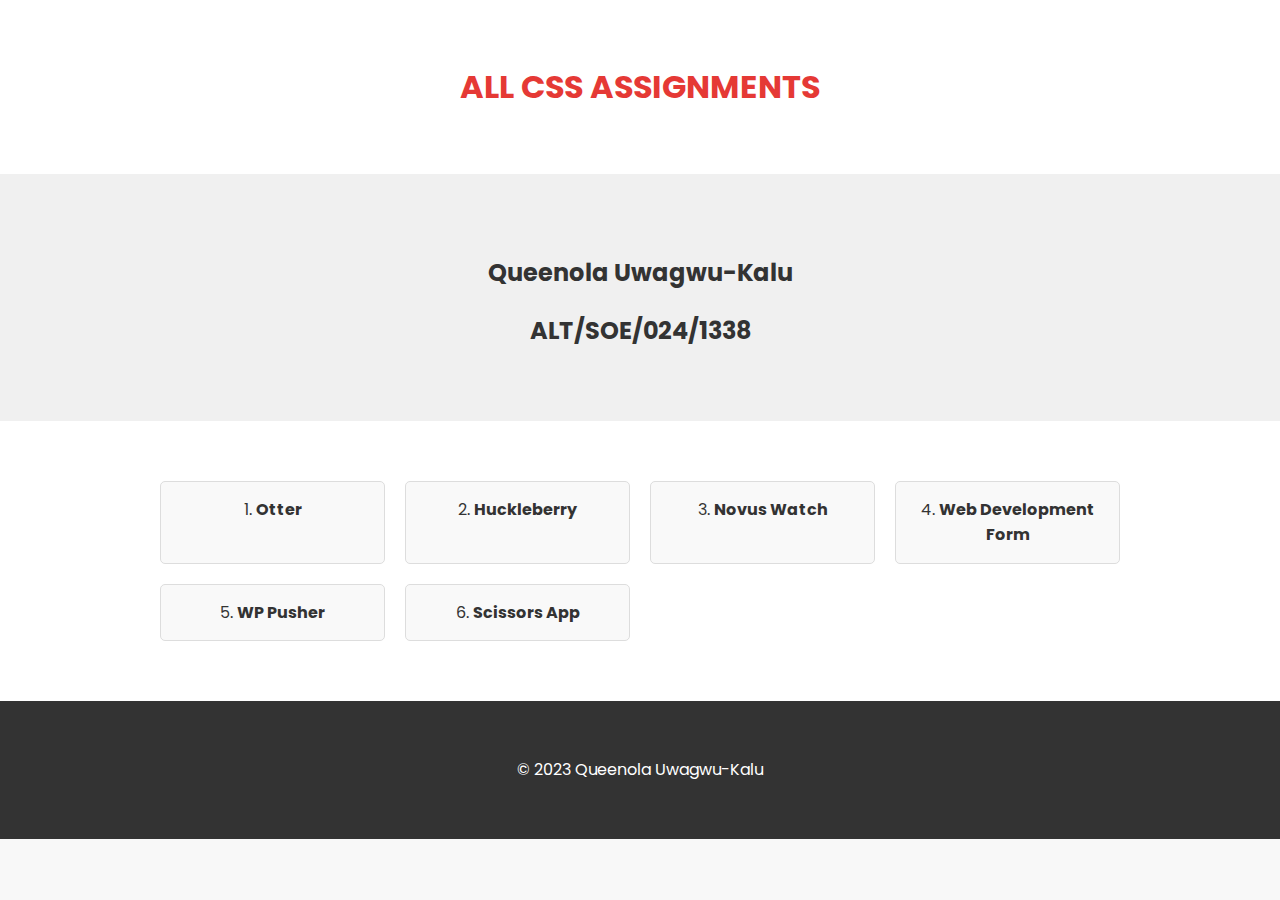
<file: index.html>
<!DOCTYPE html>
<html lang="en">
<head>
    <meta charset="UTF-8">
    <meta name="viewport" content="width=device-width, initial-scale=1.0">
    <title>CSS Assignments</title>
    <link rel="stylesheet" href="./style.css">
</head>
<body>

    <header>
        <div class="container">
            <h1>ALL CSS ASSIGNMENTS</h1>
        </div>
    </header>

    <section class="intro">
        <div class="container">
            <h2>Queenola Uwagwu-Kalu</h2>
            <h2>ALT/SOE/024/1338</h2>
        </div>
    </section>

    <section class="assignments">
        <div class="container">
            <div class="assignment-list">
                <div>1. <a href="#">Otter</a></div>
                <div>2. <a href="#">Huckleberry</a></div>
                <div>3. <a href="#">Novus Watch</a></div>
                <div>4. <a href="#">Web Development Form</a></div>
                <div>5. <a href="#">WP Pusher</a></div>
                <div>6. <a href="#">Scissors App</a></div>
            </div>
        </div>
    </section>

    <footer>
        <div class="container">
            <p>&copy; 2023 Queenola Uwagwu-Kalu</p>
        </div>
    </footer>

</body>
</html>
</file>
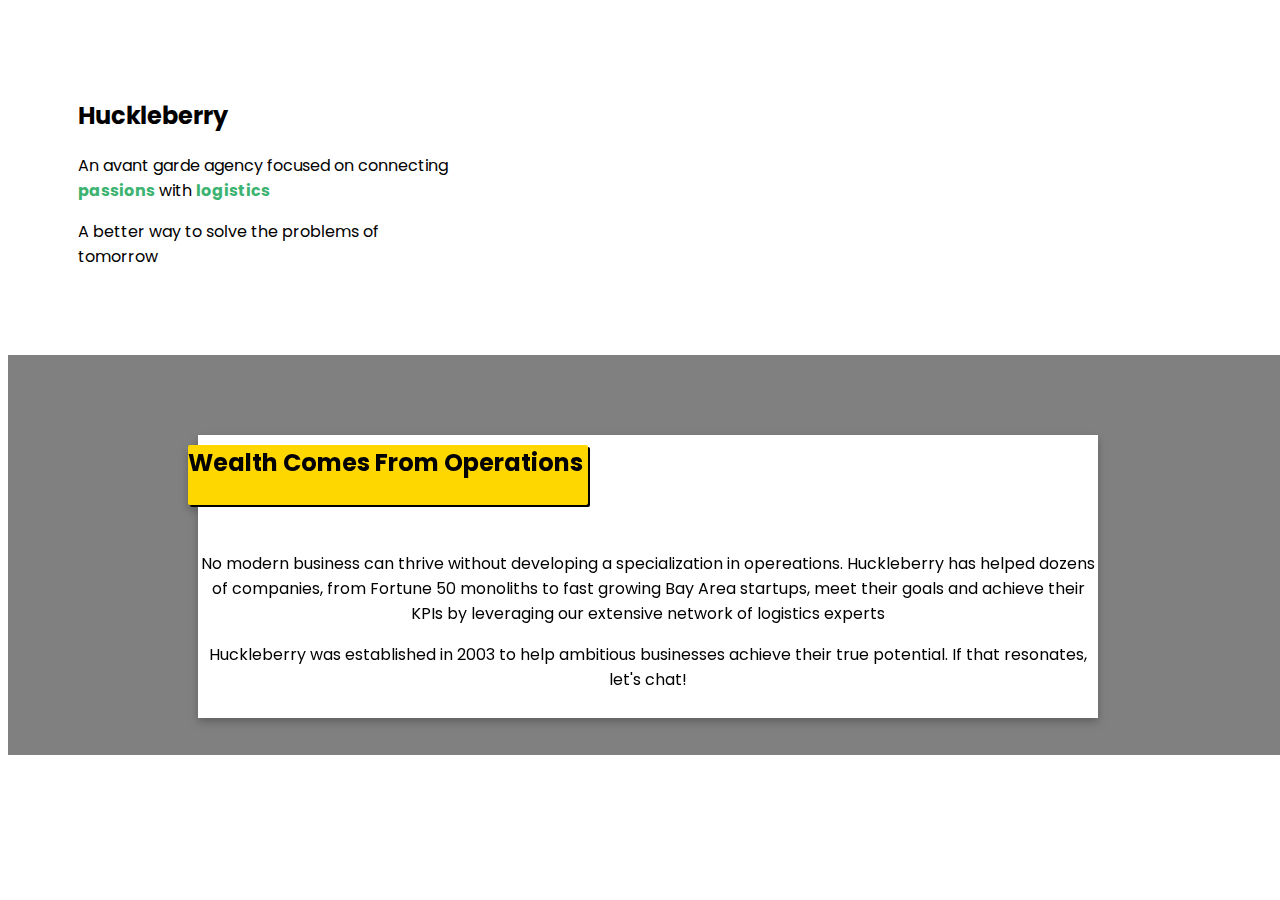
<file: Huckleberry/index.html>
<!DOCTYPE html>
<html lang="en">
  <head>
    <meta charset="UTF-8" />
    <meta name="viewport" content="width=device-width, initial-scale=1.0" />
    <title>Document</title>
    <link rel="stylesheet" href="./style.css" />
  </head>
  <body>
    <div class="top">
      <div class="top-content">
        <h2>Huckleberry</h2>
        <p>
          An avant garde agency focused on connecting<br>
          <b class="bold">passions</b> with
          <b class="bold">logistics</b>
        </p>

        <p>A better way to solve the problems of <br>tomorrow</p>
      </div>
    </div>
    <div class="bottom">
      <div class="bottom-body">
      <div class="header">
        <h2>Wealth Comes From Operations</h2>
      </div>

      <div class="bottom-content">
        <p class="bcontent">
          No modern business can thrive without developing a specialization in
          opereations. Huckleberry has helped dozens of companies, from Fortune
          50 monoliths to fast growing Bay Area startups, meet their goals and
          achieve their KPIs by leveraging our extensive network of logistics
          experts
        </p>

        <p>
          Huckleberry was established in 2003 to help ambitious businesses
          achieve their true potential. If that resonates, let's chat!
        </p>
      </div>
    </div>
  </div>
  </body>
</html>
</file>
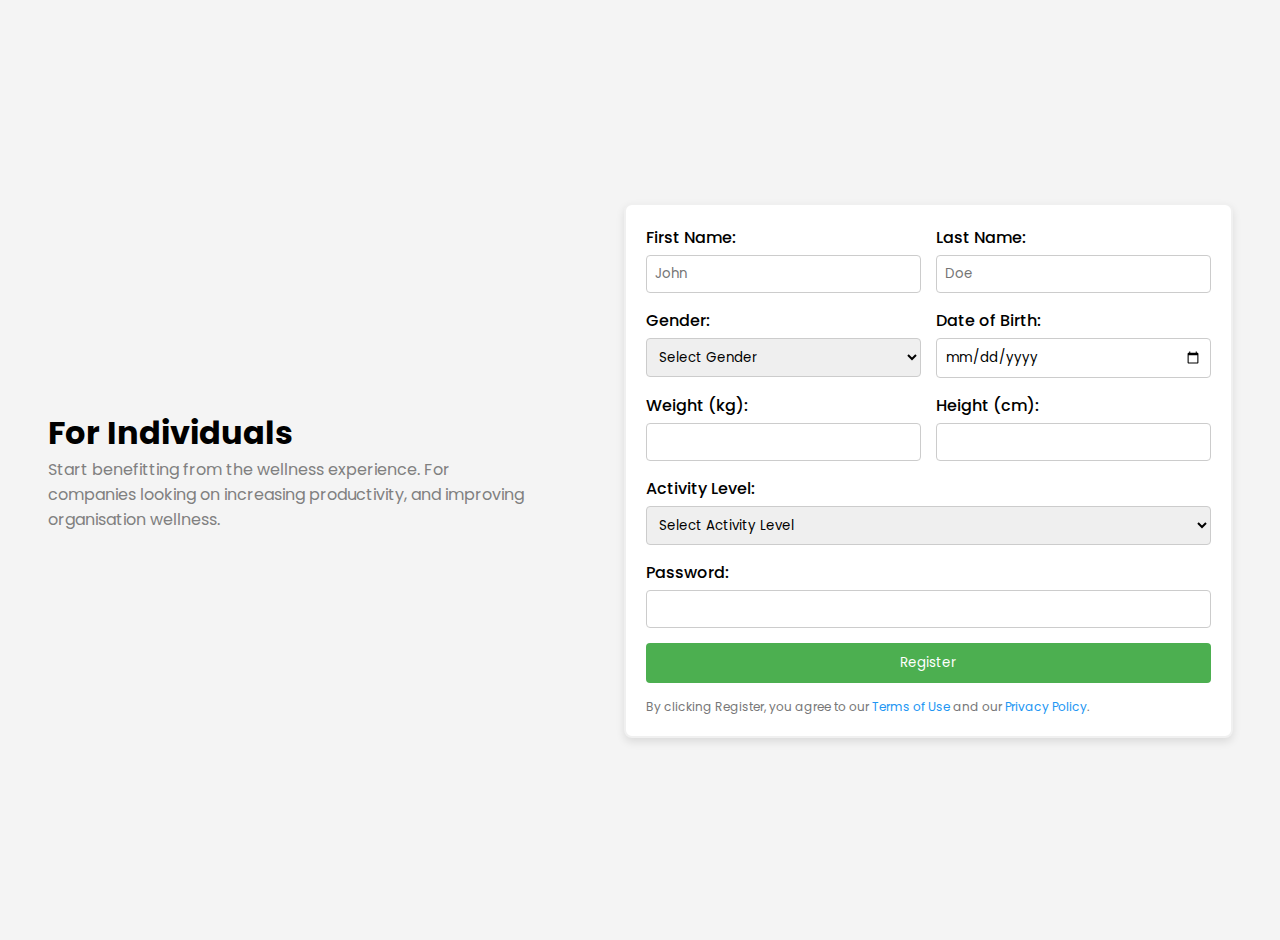
<file: Web Development Training/index.html>
<!DOCTYPE html>
<html lang="en">
  <head>
    <meta charset="UTF-8" />
    <meta name="viewport" content="width=device-width, initial-scale=1.0" />
    <title>Document</title>
    <link rel="stylesheet" href="./style.css" />
  </head>
  <body>
    <div class="container">
    <div class="left-side">

      <h1>For Individuals</h1>
      <p>
        Start benefitting from the wellness experience. For<br> companies looking on
        increasing productivity, and improving<br> organisation wellness.
      </p>
    </div>

    <div class="right-side">
    <form>
        <div class="input-flex">
        <div class="form-group">
            <label for="firstName">First Name:</label>
            <input type="text" id="firstName" name="firstName" placeholder="John" required>
        </div>

        <div class="form-group">
            <label for="lastName">Last Name:</label>
            <input type="text" id="lastName" name="lastName" placeholder="Doe" required>
        </div>
    </div>

        <div class="input-flex">
       <div class="form-group">
            <label for="gender">Gender:</label>
            <select id="gender" name="gender">
                <option value="">Select Gender</option>
                <option value="male">Male</option>
                <option value="female">Female</option>
            </select>
        </div>

        
        <div class="form-group">
            <label for="dob">Date of Birth:</label>
            <input type="date" id="dob" name="dob" required>
        </div>
       </div>
         
        <div class="input-flex">
        <div class="form-group">
            <label for="weight">Weight (kg):</label>
            <input type="number" id="weight" name="weight" min="0" step="0.1" required>
        </div>

        <div class="form-group">
            <label for="height">Height (cm):</label>
            <input type="number" id="height" name="height" min="0" step="0.1" required>
        </div>
      </div>

        <div class="form-group">
            <label for="activityLevel">Activity Level:</label>
            <select id="activityLevel" name="activityLevel">
                <option value="">Select Activity Level</option>
                <option value="none">None</option>
                <option value="little">Little</option>
                <option value="active">Active</option>
                <option value="veryActive">Very Active</option>
            </select>
        </div>

        <div class="form-group">
            <label for="password">Password:</label>
            <input type="password" id="password" name="password" required>
        </div>

        <button type="submit">Register</button>
        <div class="terms">
            By clicking Register, you agree to our <a href="#">Terms of Use</a> and our <a href="#">Privacy Policy</a>.
        </div>
    </form>
   </div>
</div>
  </body>
</html>
</file>
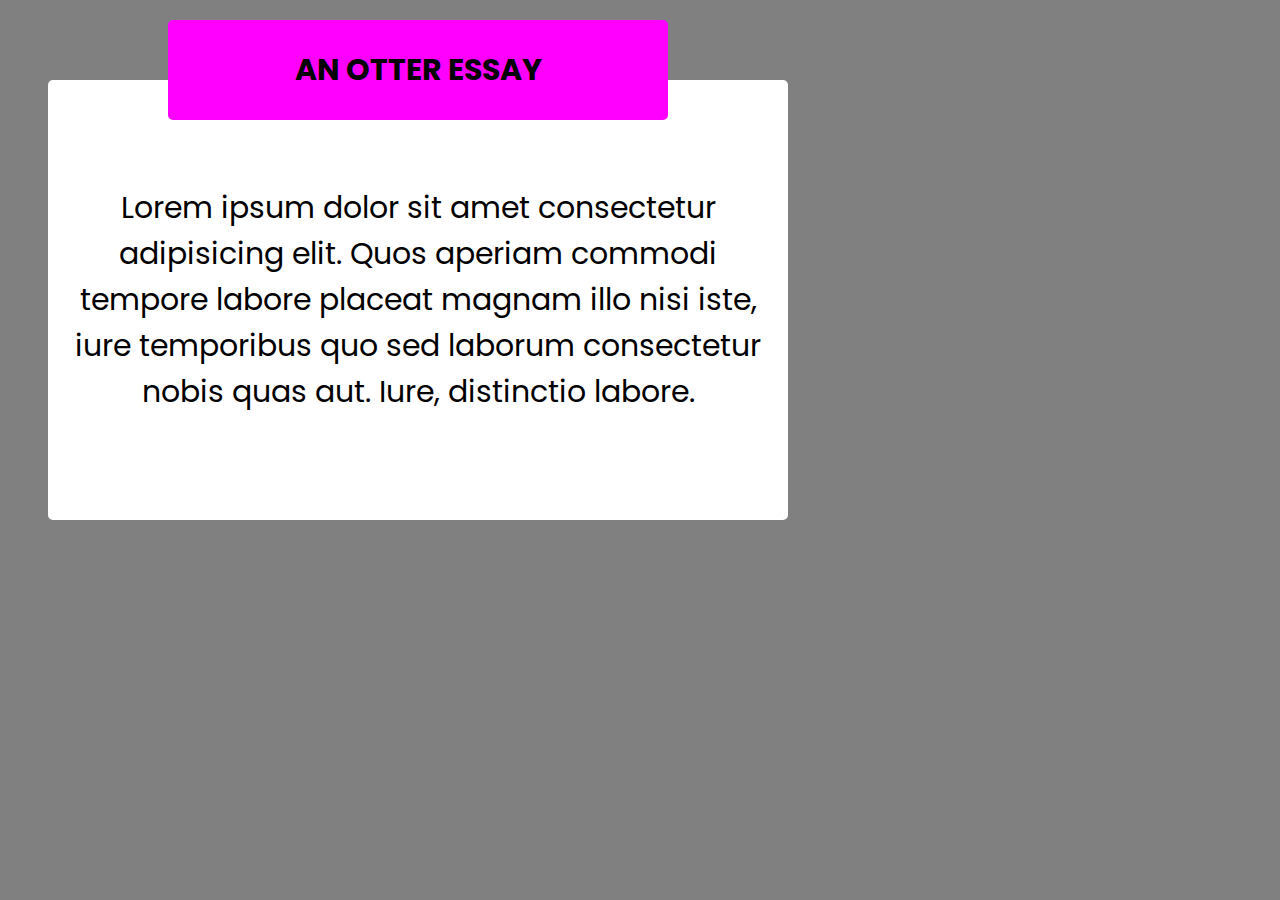
<file: Exercise 1/otter.html>
<!DOCTYPE html>
<html lang="en">
  <head>
    <meta charset="UTF-8" />
    <meta name="viewport" content="width=device-width, initial-scale=1.0" />
    <title>Document</title>
    <link rel="stylesheet" href="./otter.css" />
  </head>
  <body>
    <div class="main">
     
        <h1 class="header">AN OTTER ESSAY</h1>
        <p class="p1">
          Lorem ipsum dolor sit amet consectetur adipisicing elit. Quos aperiam
          commodi tempore labore placeat magnam illo nisi iste, iure temporibus
          quo sed laborum consectetur nobis quas aut. Iure, distinctio labore.
        </p>
     
    </div>
  </body>
</html>
</file>
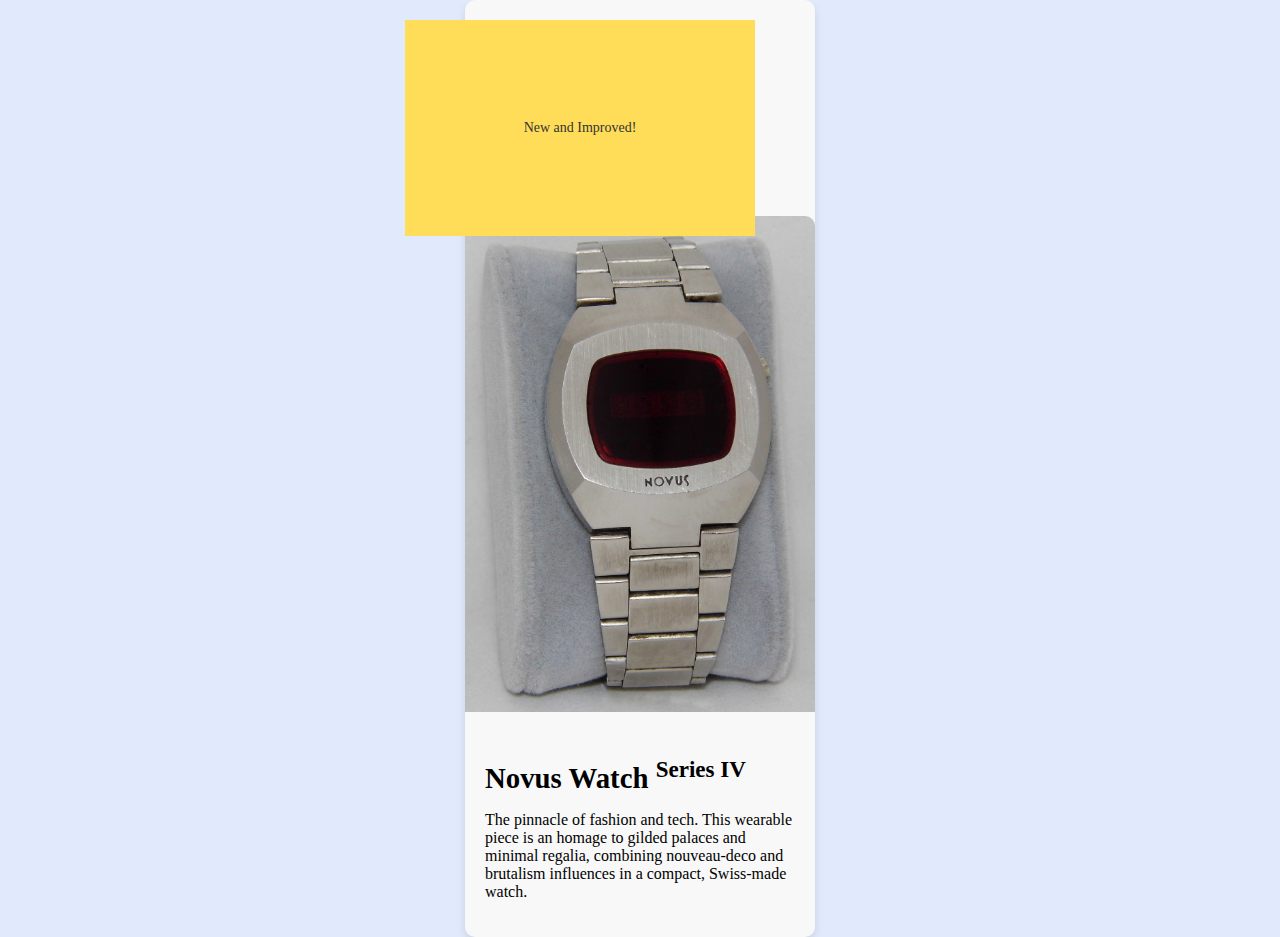
<file: Novus Watch IV/novus.html>
<!DOCTYPE html>
<html lang="en">
  <head>
    <meta charset="UTF-8" />
    <meta name="viewport" content="width=device-width, initial-scale=1.0" />
    <title>Novus Watch Ad</title>
    <link rel="stylesheet" href="./novus.css" />
  </head>
  <body>
    <div class="container">
      <div class="card">
        <div class="ribbon">New and Improved!</div>
        <img src="./Novus Watch.jpg" alt="Novus Watch" />
        <div class="text-content">
          <h2>Novus Watch <span class="series">Series IV</span></h2>
          <p>
            The pinnacle of fashion and tech. This wearable piece is an homage
            to gilded palaces and minimal regalia, combining nouveau-deco and
            brutalism influences in a compact, Swiss-made watch.
          </p>
        </div>
      </div>
    </div>
  </body>
</html>
</file>
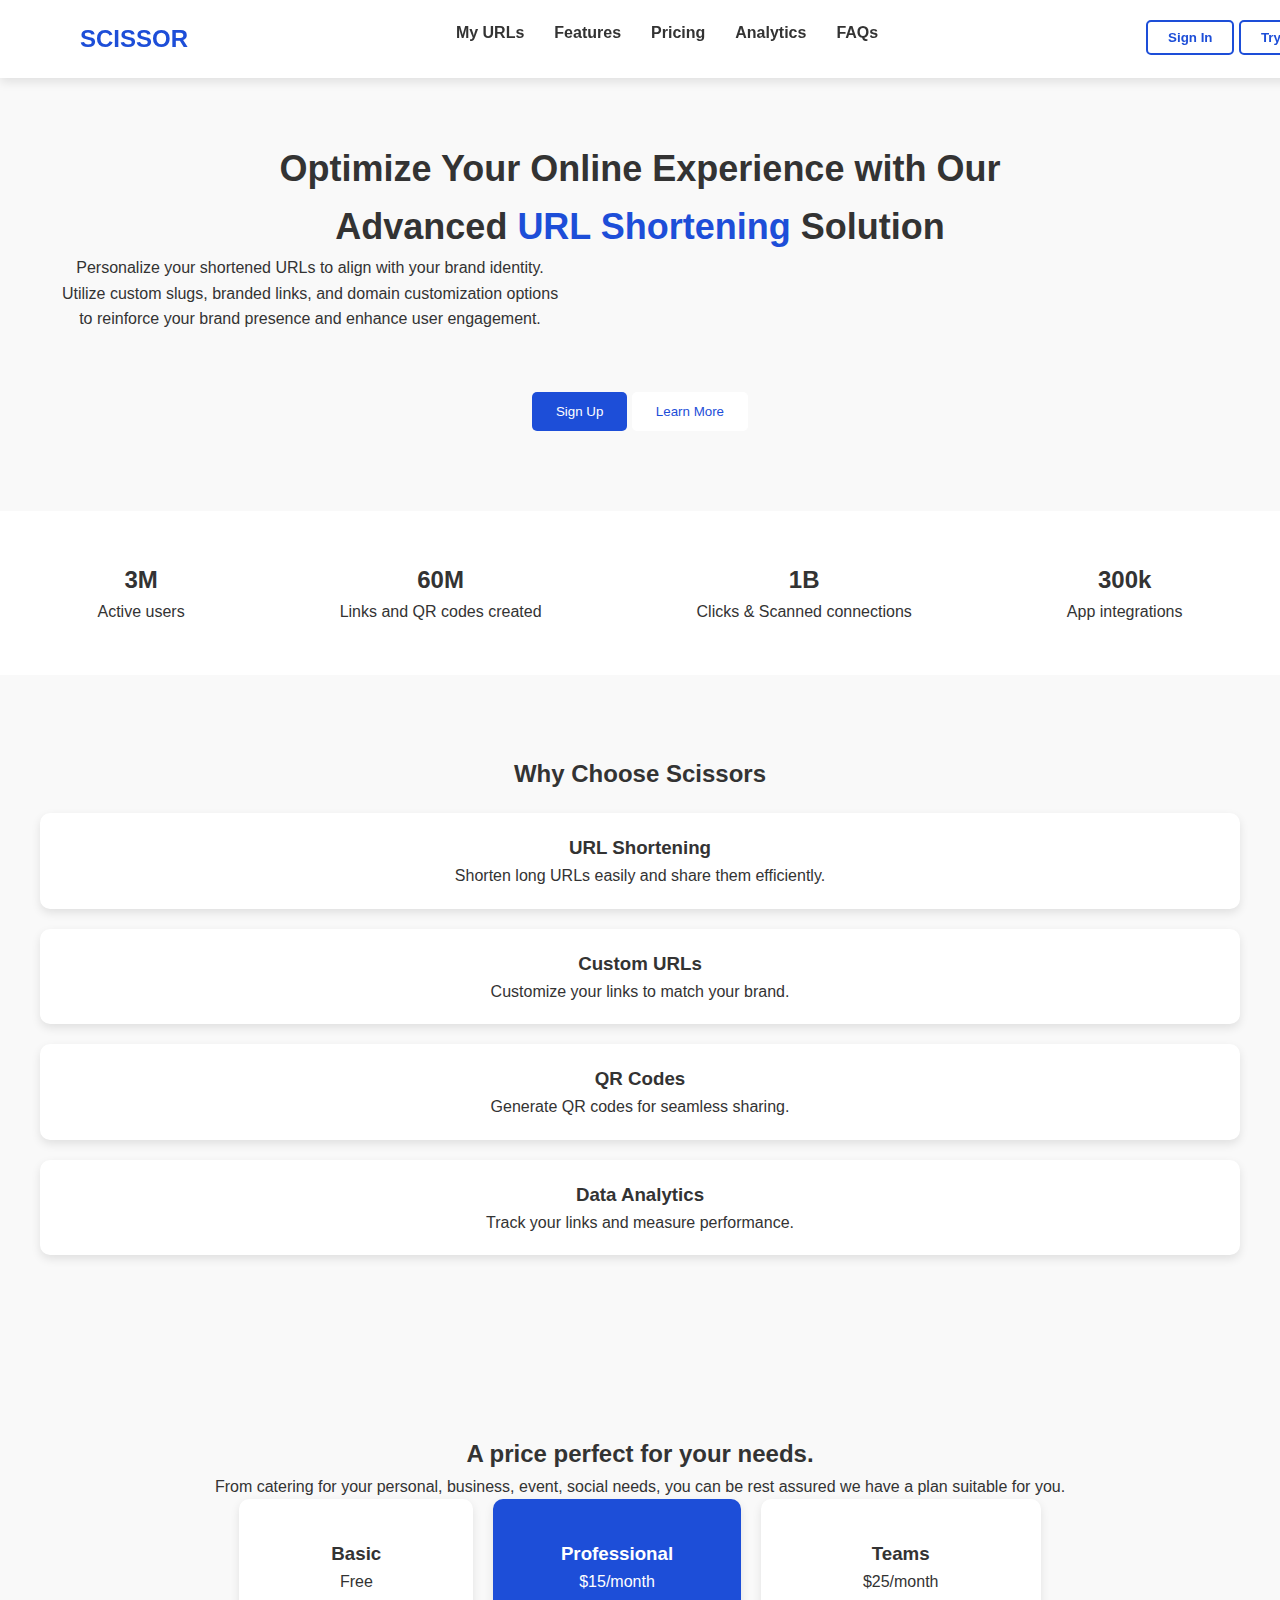
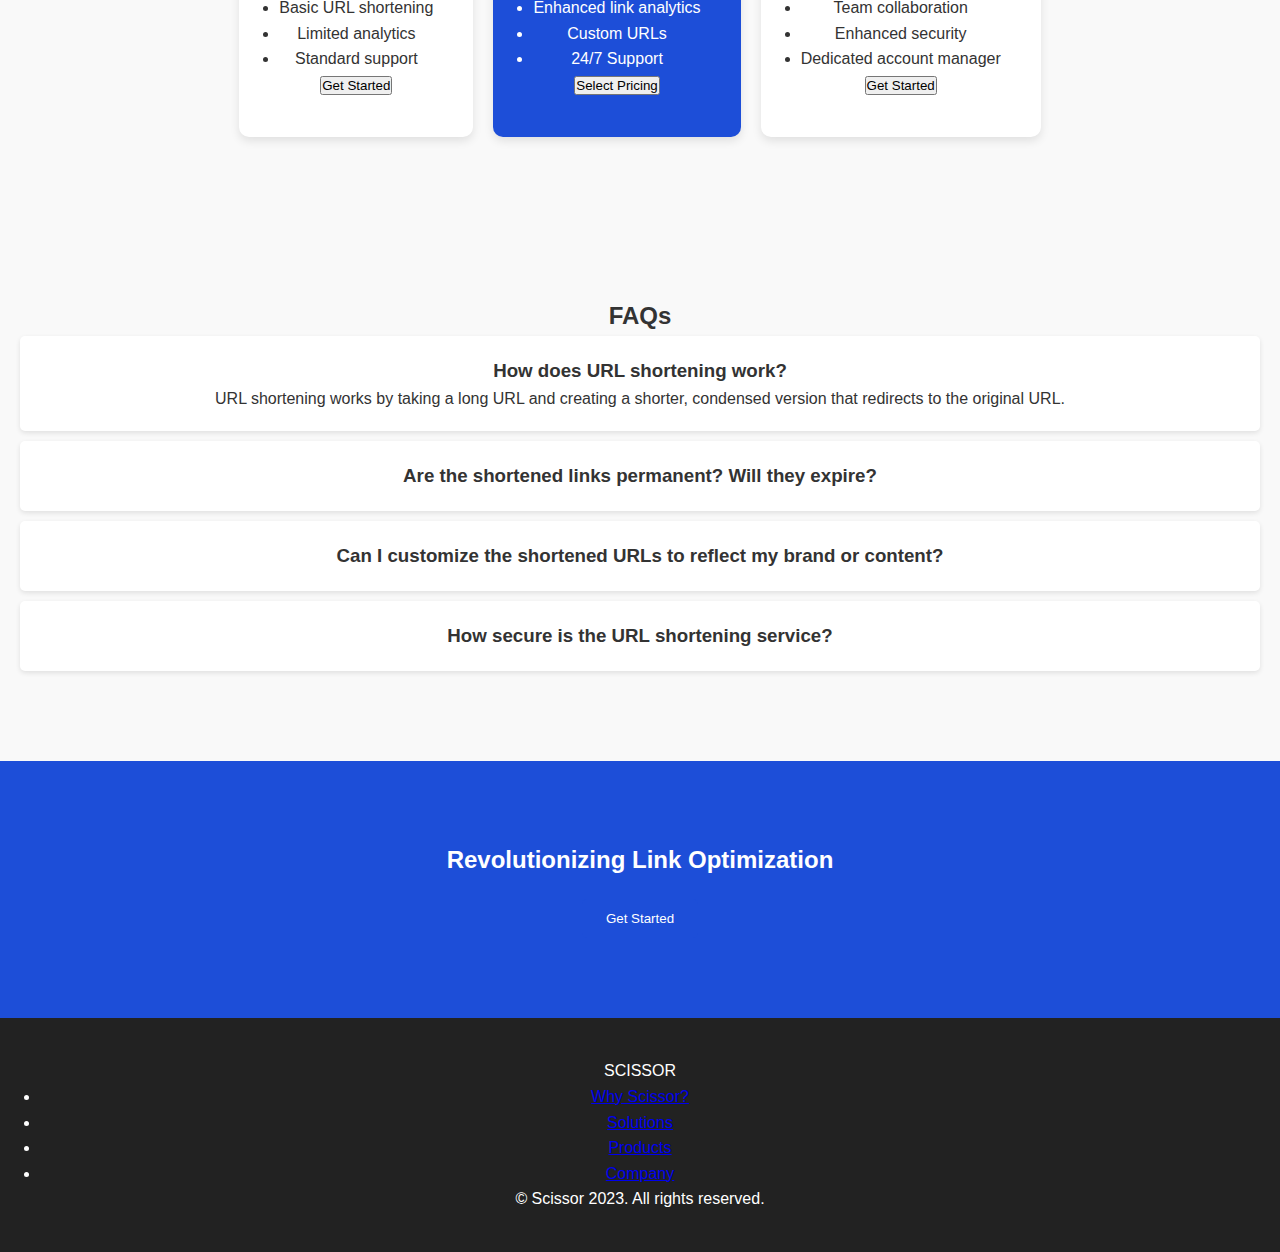
<file: Scissors 2/scissors.html>
<!DOCTYPE html>
<html lang="en">
  <head>
    <meta charset="UTF-8" />
    <meta name="viewport" content="width=device-width, initial-scale=1.0" />
    <title>Scissor - URL Shortening</title>
    <link rel="stylesheet" href="./scissors.css" />
  </head>
  <body>
    <header>
      <nav>
        <div class="logo">SCISSOR</div>
        <div class="navlist">
          <ul>
            <li><a href="#">My URLs</a></li>
            <li><a href="#">Features</a></li>
            <li><a href="#">Pricing</a></li>
            <li><a href="#">Analytics</a></li>
            <li><a href="#">FAQs</a></li>
          </ul>
        </div>
        <div class="nav-buttons">
          <button class="sign-in">Sign In</button>
          <button class="sign-in">Try For Free</button>
        </div>
      </nav>
    </header>

    <section class="hero">
        <div class="hero-top">
        <div class="hero-head">
      <h1>Optimize Your Online Experience with Our</h1>
      <h1>Advanced <span class="highlight">URL Shortening</span> Solution</h1>
        </div>
        <div class="hero-body">
        <p>
        Personalize your shortened URLs to align with your brand identity.
        Utilize custom slugs, branded links, and domain customization options to
        reinforce your brand presence and enhance user engagement.
      </p>
      </div>
      </div>
       <div class="hero-button">
      <button class="btn-primary">Sign Up</button>
      <button class="btn-secondary">Learn More</button>
       </div>
    </section>

    <section class="stats">
      <div class="stat">
        <h3>3M</h3>
        <p>Active users</p>
      </div>
      <div class="stat">
        <h3>60M</h3>
        <p>Links and QR codes created</p>
      </div>
      <div class="stat">
        <h3>1B</h3>
        <p>Clicks & Scanned connections</p>
      </div>
      <div class="stat">
        <h3>300k</h3>
        <p>App integrations</p>
      </div>
    </section>

    <section class="features">
      <h2>Why Choose <span class="highlight">Scissors</span></h2>
      <div class="feature-box">
        <h3>URL Shortening</h3>
        <p>Shorten long URLs easily and share them efficiently.</p>
      </div>
      <div class="feature-box">
        <h3>Custom URLs</h3>
        <p>Customize your links to match your brand.</p>
      </div>
      <div class="feature-box">
        <h3>QR Codes</h3>
        <p>Generate QR codes for seamless sharing.</p>
      </div>
      <div class="feature-box">
        <h3>Data Analytics</h3>
        <p>Track your links and measure performance.</p>
      </div>
    </section>

    <section class="pricing">
      <h2>A price perfect for your needs.</h2>
      <p>
        From catering for your personal, business, event, social needs, you can
        be rest assured we have a plan suitable for you.
      </p>
      <div class="pricing-table">
        <div class="plan">
          <h3>Basic</h3>
          <p>Free</p>
          <ul>
            <li>Basic URL shortening</li>
            <li>Limited analytics</li>
            <li>Standard support</li>
          </ul>
          <button>Get Started</button>
        </div>
        <div class="plan professional">
          <h3>Professional</h3>
          <p>$15/month</p>
          <ul>
            <li>Enhanced link analytics</li>
            <li>Custom URLs</li>
            <li>24/7 Support</li>
          </ul>
          <button>Select Pricing</button>
        </div>
        <div class="plan">
          <h3>Teams</h3>
          <p>$25/month</p>
          <ul>
            <li>Team collaboration</li>
            <li>Enhanced security</li>
            <li>Dedicated account manager</li>
          </ul>
          <button>Get Started</button>
        </div>
      </div>
    </section>

    <section class="faqs">
      <h2>FAQs</h2>
      <div class="faq-item">
        <h3>How does URL shortening work?</h3>
        <p>
          URL shortening works by taking a long URL and creating a shorter,
          condensed version that redirects to the original URL.
        </p>
      </div>
      <div class="faq-item">
        <h3>Are the shortened links permanent? Will they expire?</h3>
      </div>
      <div class="faq-item">
        <h3>
          Can I customize the shortened URLs to reflect my brand or content?
        </h3>
      </div>
      <div class="faq-item">
        <h3>How secure is the URL shortening service?</h3>
      </div>
    </section>

    <section class="cta">
      <h2>Revolutionizing Link Optimization</h2>
      <button class="btn-primary">Get Started</button>
    </section>

    <footer>
      <div class="footer-content">
        <div class="footer-logo">SCISSOR</div>
        <div class="footer-links">
          <ul>
            <li><a href="#">Why Scissor?</a></li>
            <li><a href="#">Solutions</a></li>
            <li><a href="#">Products</a></li>
            <li><a href="#">Company</a></li>
          </ul>
        </div>
        <p>&copy; Scissor 2023. All rights reserved.</p>
      </div>
    </footer>
  </body>
</html>
</file>
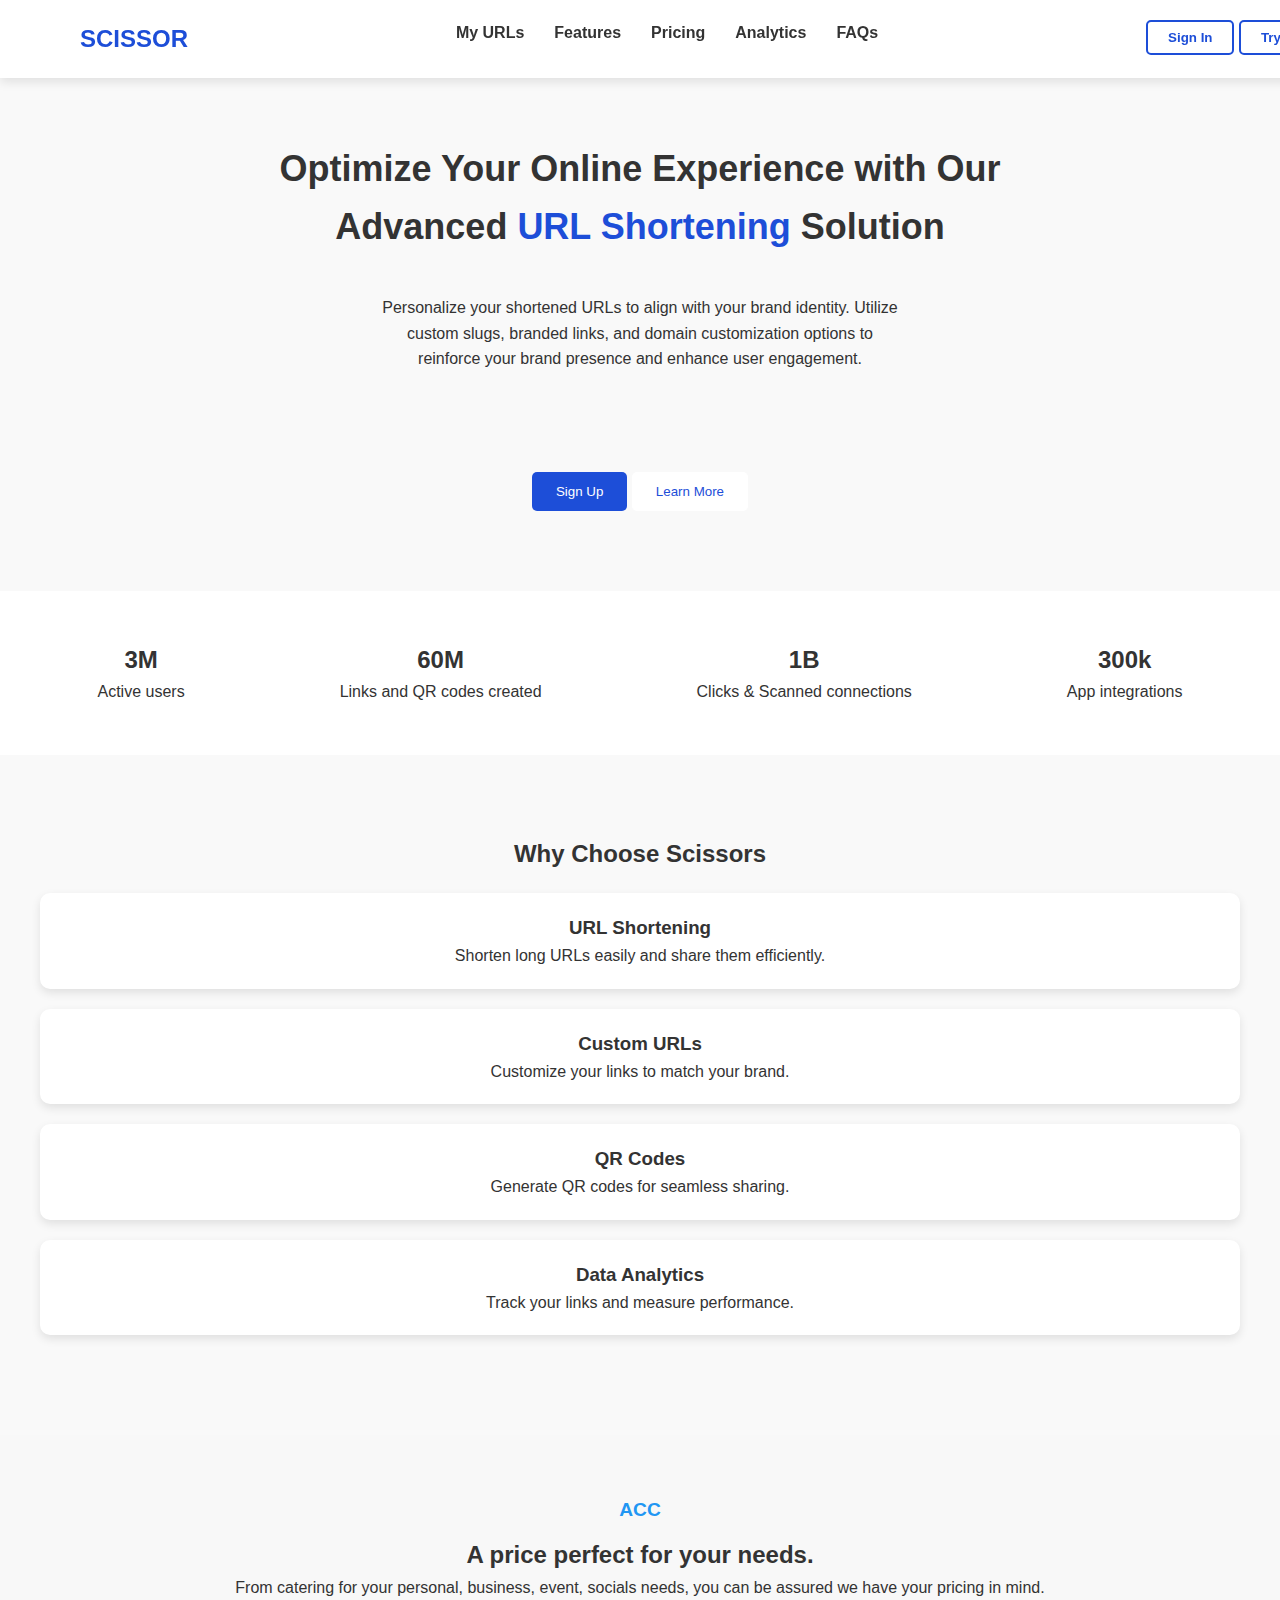
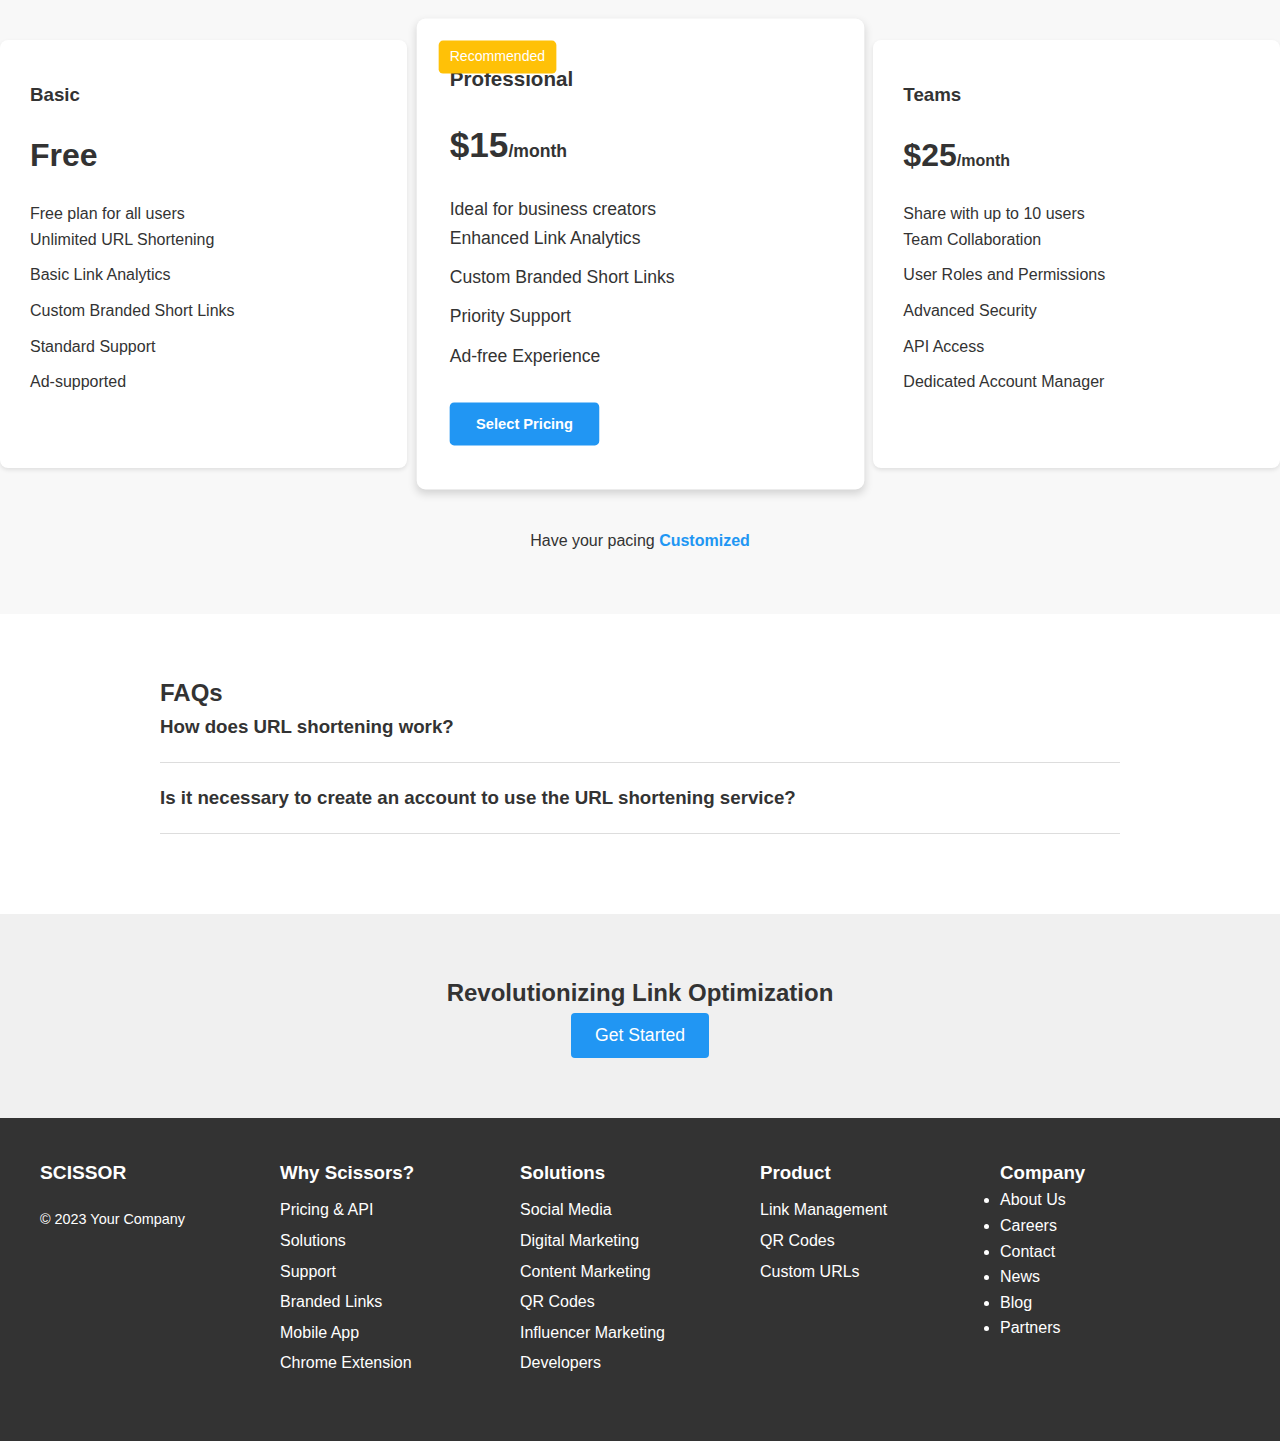
<file: Scissors App/scissors.html>
<!DOCTYPE html>
<html lang="en">
<head>
    <meta charset="UTF-8">
    <meta name="viewport" content="width=device-width, initial-scale=1.0">
    <title>Scissors | URL Shortener</title>
    <link rel="stylesheet" href="./scissors.css">
</head>
<body>
    <header>
        <nav>
          <div class="logo">SCISSOR</div>
          <div class="navlist">
            <ul>
              <li><a href="#">My URLs</a></li>
              <li><a href="#">Features</a></li>
              <li><a href="#">Pricing</a></li>
              <li><a href="#">Analytics</a></li>
              <li><a href="#">FAQs</a></li>
            </ul>
          </div>
          <div class="nav-buttons">
            <button class="sign-in">Sign In</button>
            <button class="sign-in">Try For Free</button>
          </div>
        </nav>
      </header>
  
      <section class="hero">
          <div class="hero-top">
          <div class="hero-head">
        <h1>Optimize Your Online Experience with Our</h1>
        <h1>Advanced <span class="highlight">URL Shortening</span> Solution</h1>
          </div>
          <div class="hero-body">
          <p>
          Personalize your shortened URLs to align with your brand identity.
          Utilize custom slugs, branded links, and domain customization options to
          reinforce your brand presence and enhance user engagement.
        </p>
        </div>
        </div>
         <div class="hero-button">
        <button class="btn-primary">Sign Up</button>
        <button class="btn-secondary">Learn More</button>
         </div>
      </section>
  
      <section class="stats">
        <div class="stat">
          <h3>3M</h3>
          <p>Active users</p>
        </div>
        <div class="stat">
          <h3>60M</h3>
          <p>Links and QR codes created</p>
        </div>
        <div class="stat">
          <h3>1B</h3>
          <p>Clicks & Scanned connections</p>
        </div>
        <div class="stat">
          <h3>300k</h3>
          <p>App integrations</p>
        </div>
      </section>
  
      <section class="features">
        <h2>Why Choose <span class="highlight">Scissors</span></h2>
        <div class="feature-box">
          <h3>URL Shortening</h3>
          <p>Shorten long URLs easily and share them efficiently.</p>
        </div>
        <div class="feature-box">
          <h3>Custom URLs</h3>
          <p>Customize your links to match your brand.</p>
        </div>
        <div class="feature-box">
          <h3>QR Codes</h3>
          <p>Generate QR codes for seamless sharing.</p>
        </div>
        <div class="feature-box">
          <h3>Data Analytics</h3>
          <p>Track your links and measure performance.</p>
        </div>
      </section>
    
    <section class="pricing">
        <div class="pricing-container">
            <div class="pricing-header">
                <div class="pricing-label">ACC</div>
                <h2>A price perfect for your needs.</h2>
                <p>From catering for your personal, business, event, socials needs, you can be assured we have your pricing in mind.</p>
            </div>
    
            <div class="pricing-cards">
                <div class="pricing-card">
                    <h3>Basic</h3>
                    <div class="price">Free</div>
                    <p>Free plan for all users</p>
                    <ul>
                        <li>Unlimited URL Shortening</li>
                        <li>Basic Link Analytics</li>
                        <li>Custom Branded Short Links</li>
                        <li>Standard Support</li>
                        <li>Ad-supported</li>
                    </ul>
                </div>
    
                <div class="pricing-card featured">
                    <div class="recommended">Recommended</div>
                    <h3>Professional</h3>
                    <div class="price">$15<span>/month</span></div>
                    <p>Ideal for business creators</p>
                    <ul>
                        <li>Enhanced Link Analytics</li>
                        <li>Custom Branded Short Links</li>
                        <li>Priority Support</li>
                        <li>Ad-free Experience</li>
                    </ul>
                    <button class="select-pricing">Select Pricing</button>
                </div>
    
                <div class="pricing-card">
                    <h3>Teams</h3>
                    <div class="price">$25<span>/month</span></div>
                    <p>Share with up to 10 users</p>
                    <ul>
                        <li>Team Collaboration</li>
                        <li>User Roles and Permissions</li>
                        <li>Advanced Security</li>
                        <li>API Access</li>
                        <li>Dedicated Account Manager</li>
                    </ul>
                </div>
            </div>
    
            <div class="customize-pricing">
                <p>Have your pacing <span class="customize-label">Customized</span></p>
            </div>
        </div>
    </section>
    
    <section class="faqs">
        <div class="faq-container">
            <h2>FAQs</h2>
            <div class="faq-list">
                <div class="faq">
                    <h3>How does URL shortening work?</h3>
                    <p>URL shortening works by taking a long URL and creating a shorter, condensed version that redirects to the original URL. When a user clicks on the shortened link, they are redirected to the intended destination.</p>
                </div>
                <div class="faq">
                    <h3>Is it necessary to create an account to use the URL shortening service?</h3>
                    <p>It depends on the service. Some services allow you to shorten URLs without creating an account, while others may require you to sign up for added features such as custom short links, branded links, statistics, and more.</p>
                </div>
                </div>
        </div>
    </section>
    
    <section class="link-optimization">
        <div class="link-container">
            <h2>Revolutionizing Link Optimization</h2>
            <button class="get-started">Get Started</button>
        </div>
    </section>
    
    <footer>
        <div class="footer-container">
            <div class="footer-left">
                <div class="footer-logo">SCISSOR</div>
                <div class="footer-social">
                    </div>
                <p class="footer-copyright">&copy; 2023 Your Company</p>
            </div>
            <div class="footer-middle">
                <h3>Why Scissors?</h3>
                <ul>
                    <li>Pricing & API</li>
                    <li>Solutions</li>
                    <li>Support</li>
                    <li>Branded Links</li>
                    <li>Mobile App</li>
                    <li>Chrome Extension</li>
                </ul>
            </div>
            <div class="footer-middle">
                <h3>Solutions</h3>
                <ul>
                    <li>Social Media</li>
                    <li>Digital Marketing</li>
                    <li>Content Marketing</li>
                    <li>QR Codes</li>
                    <li>Influencer Marketing</li>
                    <li>Developers</li>
                </ul>
            </div>
            <div class="footer-middle">
                <h3>Product</h3>
                <ul>
                    <li>Link Management</li>
                    <li>QR Codes</li>
                    <li>Custom URLs</li>
                </ul>
            </div>
            <div class="footer-right">
                <h3>Company</h3>
                <ul>
                    <li>About Us</li>
                    <li>Careers</li>
                    <li>Contact</li>
                    <li>News</li>
                    <li>Blog</li>
                    <li>Partners</li>
                </ul>
            </div>
        </div>
    </footer>  
</body>
</html>
</file>
<file: style.css>
@import url('https://fonts.googleapis.com/css2?family=Poppins:wght@400;700&display=swap'); 

body {
    margin: 0;
    font-family: 'Poppins', sans-serif; 
    line-height: 1.6;
    color: #333;
    background-color: #f8f8f8;
}

.container {
    max-width: 960px;
    margin: 0 auto;
    padding: 20px;
}

header {
    background-color: #fff;
    padding: 20px 0;
    text-align: center;
}

header h1 {
  color: #e53935;
  font-weight: 700; 
}

.intro {
    background-color: #f0f0f0;
    padding: 40px 0;
    text-align: center;
}

.intro h2 {
    margin-bottom: 10px;
}

.assignments {
    padding: 40px 0;
    background-color: #fff;
}

.assignment-list {
    display: grid;
    grid-template-columns: repeat(auto-fit, minmax(200px, 1fr));
    gap: 20px;
}

.assignment-list div {
    padding: 15px;
    border: 1px solid #ddd;
    border-radius: 5px;
    text-align: center;
    background-color: #f9f9f9;
    transition: background-color 0.3s ease;
}

.assignment-list div:hover {
    background-color: #eee;
}

.assignment-list a {
    text-decoration: none;
    color: #333;
    font-weight: 700; 
}

footer {
    background-color: #333;
    color: #fff;
    padding: 20px 0;
    text-align: center;
}
</file>
<file: Huckleberry/style.css>
@import url("https://fonts.googleapis.com/css2?family=Fira+Code:wght@300..700&family=Montserrat:ital,wght@0,100..900;1,100..900&family=Poppins:ital,wght@0,100;0,200;0,300;0,400;0,500;0,600;0,700;0,800;0,900;1,100;1,200;1,300;1,400;1,500;1,600;1,700;1,800;1,900&display=swap");

body {
  font-family: "Poppins" ;
}

.top-content {
  padding: 70px;
  width: 400px;
}

.bottom {
  background-color: grey;
  position: absolute;
 min-width: 100%;
 margin: 0px;
 padding: 0px;
 height: 400px;
}
.header {
  background-color: gold;
  position: relative;
  left: 180px;
  top: 70px;
  width: 400px;
  border-radius: 2px;
  z-index: 1;
  box-shadow: 2px 2px;
  height: 60px;
  align-self: center;
  justify-content: center;
  
}

.bottom-content {
  background-color: white;
  position: relative;
  padding: 100px 0px 10px;
  width: 900px;
  justify-self: center;
  
  
  
}
.bottom-content>p{
  text-align: center;
}
.bottom-body{
    margin:auto;
    filter: drop-shadow(0px 4px 4px rgba(0, 0, 0, 0.25));
   
}
.bold {
  color: mediumseagreen;
}


@media screen (max-width: 1023px) and (min-width: 768px) {
  .bottom {
  width: auto;
  padding: 30px; 
  }
  .header {
    
  }
  .bottom-content {
    
  }

  
  
}

@media screen (max-width:767px) {
  
}
</file>
<file: Web Development Training/style.css>
@import url('https://fonts.googleapis.com/css2?family=Fira+Code:wght@300..700&family=Lato:ital,wght@0,100;0,300;0,400;0,700;0,900;1,100;1,300;1,400;1,700;1,900&family=Montserrat:ital,wght@0,100..900;1,100..900&family=Poppins:ital,wght@0,100;0,200;0,300;0,400;0,500;0,600;0,700;0,800;0,900;1,100;1,200;1,300;1,400;1,500;1,600;1,700;1,800;1,900&display=swap');

*{
    margin: 0;
    padding: 0;
    box-sizing: border-box;
    font-family: "Poppins", "Lato", sans-serif;
}

body{
    display: flex;
    align-items: center;
    justify-content: center;
    background-color: #f4f4f4;
    padding: 20px;
        
}

.container{
    display: flex;
    justify-content: center;
    min-height: 100vh;
    align-items: center;
    gap: 100px;
   


}

.left-side{
   flex: 1;

}
.left-side p{
    color: grey;
}

.right-side {
    border: 2px solid #f0f0f0;
    padding: 20px;
    border-radius: 8px;
    background-color: white;
    border-radius: 8px;
    box-shadow: 0 4px 8px rgba(0, 0, 0, 0.1);
}

form .input-flex{
    display:flex;
    column-gap: 15px;
    flex: 1;
}

.input-flex .form-group{
   width: 100%
}
.form-group input, select{
    width: 100%;
}

.form-group {
    margin-bottom: 15px;
    
}



label {
    display: block;
    margin-bottom: 5px;
    color: black; 
    font-weight: 500;
}

input[type="text"],
input[type="email"],
input[type="password"],
input,
select {
    width: calc(100%- 16px);
    padding: 8px;
    border: 1px solid #ccc;
    border-radius: 4px;
    box-sizing: border-box;
}



button {
    background-color: #4caf50; 
    color: white;
    padding: 10px 15px;
    border: none;
    border-radius: 4px;
    cursor: pointer;
    width: 100%;

}

button:hover {
    background-color: #45a049; 
}

.terms {
    margin-top: 15px;
    font-size: 12px;
    color: #777; 
}

.terms a {
    color: #2196f3; 
    text-decoration: none;
}

.terms a:hover {
    text-decoration: underline;
}

@media screen and (max-width: 500px) {
    body{
        display: flex;
        flex-direction: column;
    }
    .container{
        display: flex;
        flex-direction: column;
        
    }

   form .input-flex{
        flex-wrap: nowrap;
        flex-direction: column;
    }

    .input-flex .form-group {
        flex-basis: 100%; 
        margin-bottom: 15px;
    }

    .left-side h1{
        padding-top: 40px;
    }

    
}
</file>
<file: Exercise 1/otter.css>
@import url("https://fonts.googleapis.com/css2?family=Fira+Code:wght@300..700&family=Montserrat:ital,wght@0,100..900;1,100..900&family=Poppins:ital,wght@0,100;0,200;0,300;0,400;0,500;0,600;0,700;0,800;0,900;1,100;1,200;1,300;1,400;1,500;1,600;1,700;1,800;1,900&display=swap");

body{
    background-color: grey;
    font-family: "Poppins";
}

.main{
justify-content: center;
align-items: center;
padding-left: 40px;
}

.header{
    position: relative;
    left: 120px;
    z-index: 1;
    background-color: fuchsia;
    border-radius: 5px;
    width: 500px;
    height: 100px;
    text-align: center;
    align-content: center;
   font-size: 30px;
    
 

}

.p1{
    position: absolute;
    top: 50px;
    background-color: white;
    border-radius: 5px;
    width: 700px;
    height: 400px;
    text-align: center;
    align-content: center;
    font-size: 30px;
    padding: 20px;
}
</file>
<file: Novus Watch IV/novus.css>
body {
    font-family: serif;
    background-color: #e0eafc; 
    display: flex;
    justify-content: center;
    align-items: center;
    min-height: 100vh;
    margin: 0;
}

.container {
    display: flex;
    justify-content: center;
    align-items: center;
}

.card {
    background-color: #f8f8f8; 
    border-radius: 10px;
    box-shadow: 0 4px 8px rgba(0, 0, 0, 0.1);
    width: 350px; 
}

.ribbon {
    background-color: #ffdd59; 
    color: #333; 
    padding: 100px 100px;
    
    position: relative;
    top: 20px;
    left: -60px; 
    text-align: center;
    font-size: 14px;
}

.card img {
    width: 100%;
    display: block; 
    border-top-left-radius: 10px;
    border-top-right-radius: 10px;
    height: 60%;
}

.text-content {
    padding: 20px;
}

.text-content h2 {
    margin-bottom: 10px;
    font-size: 1.8em; 

.series {
    font-size: 0.8em; 
    vertical-align: super; 
}

.text-content p {
    color: #666; 
    line-height: 1.6;
}
</file>
<file: Scissors App/scissors.css>
body, h1, h2, h3, p, ul, li, button {
    margin: 0;
    padding: 0;
    box-sizing: border-box;
    font-family: 'Poppins', sans-serif;
}

body {
    background: #f9f9f9;
    color: #333;
    line-height: 1.6;
}

/* Header */
header {
    background: #fff;
    padding: 20px 80px;
    display: flex;
    justify-content: space-between;
    align-items: center;
    box-shadow: 0px 4px 10px rgba(0, 0, 0, 0.1);
    position: fixed;
    width: 100%;
    top: 0;
    left: 0;
    z-index: 1000;
}

.logo {
    font-size: 24px;
    font-weight: bold;
    color: #1d4ed8;
}

nav {
    flex-grow: 1;
    display: flex;
    justify-content: space-between;
}

nav ul {
    list-style: none;
    display: flex;
    gap: 30px;
}

nav ul li {
    display: inline;
}

nav ul li a {
    text-decoration: none;
    color: #333;
    font-weight: 600;
    font-size: 16px;
    transition: color 0.3s ease-in-out;
}

nav ul li a:hover {
    color: #1d4ed8;
}

.nav-right {
    display: flex;
    align-items: center;
    gap: 20px;
}

.nav-button{
     padding-right: 100px;
     
}

.sign-in {
    background: transparent;
    color: #1d4ed8;
    border: 2px solid #1d4ed8;
    padding: 8px 20px;
    cursor: pointer;
    border-radius: 5px;
    font-weight: bold;
    transition: background 0.3s ease-in-out;
}

.sign-in:hover {
    background: #1d4ed8;
    color: #fff;
}

/* Hero Section */
.hero {
    text-align: center;
    padding: 100px 20px 80px;
}

.hero h1 {
    font-size: 36px;
    font-weight: bold;
}


.hero span {
    font-size: 36px;
    color: #1d4ed8;
}

.hero-top{
    padding:40px 40px;
}

.hero-body p{
    width: 600px;
    justify-self: center;
    padding: 40px;
}

.btn-primary {
    background: #1d4ed8;
    color: white;
    padding: 12px 24px;
    border: none;
    border-radius: 5px;
    cursor: pointer;
    margin-top: 20px;
    transition: background 0.3s ease-in-out;
}

.btn-primary:hover {
    background: #153bb8;
}

.btn-secondary {
    background: white;
    color: #1d4ed8;
    padding: 12px 24px;
    border: none;
    border-radius: 5px;
    cursor: pointer;
    margin-top: 20px;
    transition: background 0.3s ease-in-out;
    font-weight: 500;
}

.btn-secondary:hover {
    background: #153bb8;
    color: white;
}

/* Stats Section */
.stats {
    display: flex;
    justify-content: space-around;
    background: #fff;
    padding: 50px 20px;
}

.stat {
    text-align: center;
}

.stat h3 {
    font-size: 24px;
    font-weight: bold;
}

/* Features Section */
.features {
    padding: 80px 20px;
    background: #f9f9f9;
    text-align: center;
}

.feature-box {
    background: white;
    padding: 20px;
    margin: 20px;
    border-radius: 10px;
    box-shadow: 0px 4px 10px rgba(0, 0, 0, 0.1);
}
.pricing {
    background-color: #f8f8f8;
    padding: 60px 0;
}

.pricing-container {
    text-align: center;
}

.pricing-header {
    margin-bottom: 40px;
}

.pricing-label {
    font-size: 1.2em;
    font-weight: bold;
    color: #2196f3;
    margin-bottom: 10px;
}

.pricing-cards {
    display: flex;
    justify-content: center;
    gap: 30px;
}

.pricing-card {
    background-color: #fff;
    border-radius: 8px;
    padding: 40px 30px;
    box-shadow: 0 2px 4px rgba(0, 0, 0, 0.1);
    width: 350px;
    text-align: left;
}

.pricing-card.featured {
    transform: scale(1.1);
    box-shadow: 0 4px 8px rgba(0, 0, 0, 0.15);
}

.recommended {
    background-color: #ffc107;
    color: #fff;
    padding: 5px 10px;
    border-radius: 4px;
    position: absolute;
    top: 20px;
    left: 20px;
    font-size: 0.8em;
}

.pricing-card h3 {
    margin-bottom: 20px;
}

.price {
    font-size: 2em;
    font-weight: bold;
    margin-bottom: 20px;
}

.price span {
    font-size: 0.5em;
}

.pricing-card ul {
    list-style: none;
    padding: 0;
    margin-bottom: 30px;
}

.pricing-card li {
    margin-bottom: 10px;
}

.select-pricing {
    background-color: #2196f3;
    color: #fff;
    padding: 12px 24px;
    border: none;
    border-radius: 4px;
    cursor: pointer;
    font-weight: bold;
}

.customize-pricing {
    margin-top: 60px;
}

.customize-label {
    color: #2196f3;
    font-weight: bold;
}

.testimonials {
    background-color: #f0f0f0;
    padding: 40px 0;
}



.testimonial {
    text-align: center;
    padding: 20px;
}

.testimonial-author {
    font-style: italic;
}

.faqs {
    background-color: #fff;
    padding: 40px 0;
}

.faq-container {
    max-width: 960px;
    margin: 0 auto;
    padding: 20px;
}



.faq {
    margin-bottom: 20px;
    border-bottom: 1px solid #ddd;
    padding-bottom: 20px;
}

.faq h3 {
    cursor: pointer;
    display: flex;
    align-items: center;
    justify-content: space-between;
}

.faq p {
    display: none;
    margin-top: 10px;
}

.faq.active p {
    display: block;
}

.link-optimization {
    background-color: #f0f0f0;
    padding: 60px 0;
    text-align: center;
}

.link-container {
    max-width: 600px;
    margin: 0 auto;
}

.get-started {
    background-color: #2196f3;
    color: white;
    padding: 12px 24px;
    border: none;
    border-radius: 4px;
    cursor: pointer;
    font-size: 1.1em;
}

footer {
    background-color: #333;
    color: #fff;
    padding: 40px 0;
}

.footer-container {
    display: flex;
    flex-wrap: wrap;
    justify-content: space-between;
    max-width: 1200px;
    margin: 0 auto;
    padding: 0 20px;
}

.footer-left {
    flex: 1;
}

.footer-logo {
    font-weight: bold;
    font-size: 1.2em;
    margin-bottom: 20px;
}


.footer-copyright {
    margin-top: 20px;
    font-size: 0.9em;
}

.footer-middle {

     flex: 1;
     margin-bottom: 20px; 
    
    }
    
    
    
    .footer-middle h3 {
    
     margin-bottom: 10px;
    
    }
    
    
    
    .footer-middle ul {
    
     list-style: none;
     padding: 0;
    
    }
    

    .footer-middle li {
    
     margin-bottom: 5px;
    
    }
    
    .footer-right {
    
     flex: 1;
    
    }
</file>
<file: Scissors 2/scissors.css>
/* Reset and Base Styles */
body, h1, h2, h3, p, ul, li, button {
    margin: 0;
    padding: 0;
    box-sizing: border-box;
    font-family: 'Poppins', sans-serif;
}

body {
    background: #f9f9f9;
    color: #333;
    line-height: 1.6;
}

/* Header */
header {
    background: #fff;
    padding: 20px 80px;
    display: flex;
    justify-content: space-between;
    align-items: center;
    box-shadow: 0px 4px 10px rgba(0, 0, 0, 0.1);
    position: fixed;
    width: 100%;
    top: 0;
    left: 0;
    z-index: 1000;
}

.logo {
    font-size: 24px;
    font-weight: bold;
    color: #1d4ed8;
}

nav {
    flex-grow: 1;
    display: flex;
    justify-content: space-between;
}

nav ul {
    list-style: none;
    display: flex;
    gap: 30px;
}

nav ul li {
    display: inline;
}

nav ul li a {
    text-decoration: none;
    color: #333;
    font-weight: 600;
    font-size: 16px;
    transition: color 0.3s ease-in-out;
}

nav ul li a:hover {
    color: #1d4ed8;
}

.nav-right {
    display: flex;
    align-items: center;
    gap: 20px;
}

.nav-button{
     padding-right: 100px;
     
}

.sign-in {
    background: transparent;
    color: #1d4ed8;
    border: 2px solid #1d4ed8;
    padding: 8px 20px;
    cursor: pointer;
    border-radius: 5px;
    font-weight: bold;
    transition: background 0.3s ease-in-out;
}

.sign-in:hover {
    background: #1d4ed8;
    color: #fff;
}

/* Hero Section */
.hero {
    text-align: center;
    padding: 100px 20px 80px;
}

.hero h1 {
    font-size: 36px;
    font-weight: bold;
}


.hero span {
    font-size: 36px;
    color: #1d4ed8;
}

.hero-top{
    padding:40px 40px;
}

.hero-body p{
    width: 500px;
}

.btn-primary {
    background: #1d4ed8;
    color: white;
    padding: 12px 24px;
    border: none;
    border-radius: 5px;
    cursor: pointer;
    margin-top: 20px;
    transition: background 0.3s ease-in-out;
}

.btn-primary:hover {
    background: #153bb8;
}

.btn-secondary {
    background: white;
    color: #1d4ed8;
    padding: 12px 24px;
    border: none;
    border-radius: 5px;
    cursor: pointer;
    margin-top: 20px;
    transition: background 0.3s ease-in-out;
}

.btn-secondary:hover {
    background: #153bb8;
    color: white;
}

/* Stats Section */
.stats {
    display: flex;
    justify-content: space-around;
    background: #fff;
    padding: 50px 20px;
}

.stat {
    text-align: center;
}

.stat h3 {
    font-size: 24px;
    font-weight: bold;
}

/* Features Section */
.features {
    padding: 80px 20px;
    background: #f9f9f9;
    text-align: center;
}

.feature-box {
    background: white;
    padding: 20px;
    margin: 20px;
    border-radius: 10px;
    box-shadow: 0px 4px 10px rgba(0, 0, 0, 0.1);
}

/* Pricing Section */
.pricing {
    padding: 80px 20px;
    text-align: center;
}

.pricing-table {
    display: flex;
    justify-content: center;
    gap: 20px;
}

.plan {
    background: white;
    padding: 40px;
    border-radius: 10px;
    box-shadow: 0px 4px 10px rgba(0, 0, 0, 0.1);
}

.professional {
    background: #1d4ed8;
    color: white;
}

/* FAQ Section */
.faqs {
    padding: 80px 20px;
    background: #f9f9f9;
    text-align: center;
}

.faq-item {
    background: white;
    padding: 20px;
    margin-bottom: 10px;
    border-radius: 5px;
    box-shadow: 0px 2px 5px rgba(0, 0, 0, 0.1);
}

/* CTA Section */
.cta {
    text-align: center;
    padding: 80px 20px;
    background: #1d4ed8;
    color: white;
}

/* Footer */
footer {
    background: #222;
    color: white;
    padding: 40px;
    text-align: center;
}
</file>
